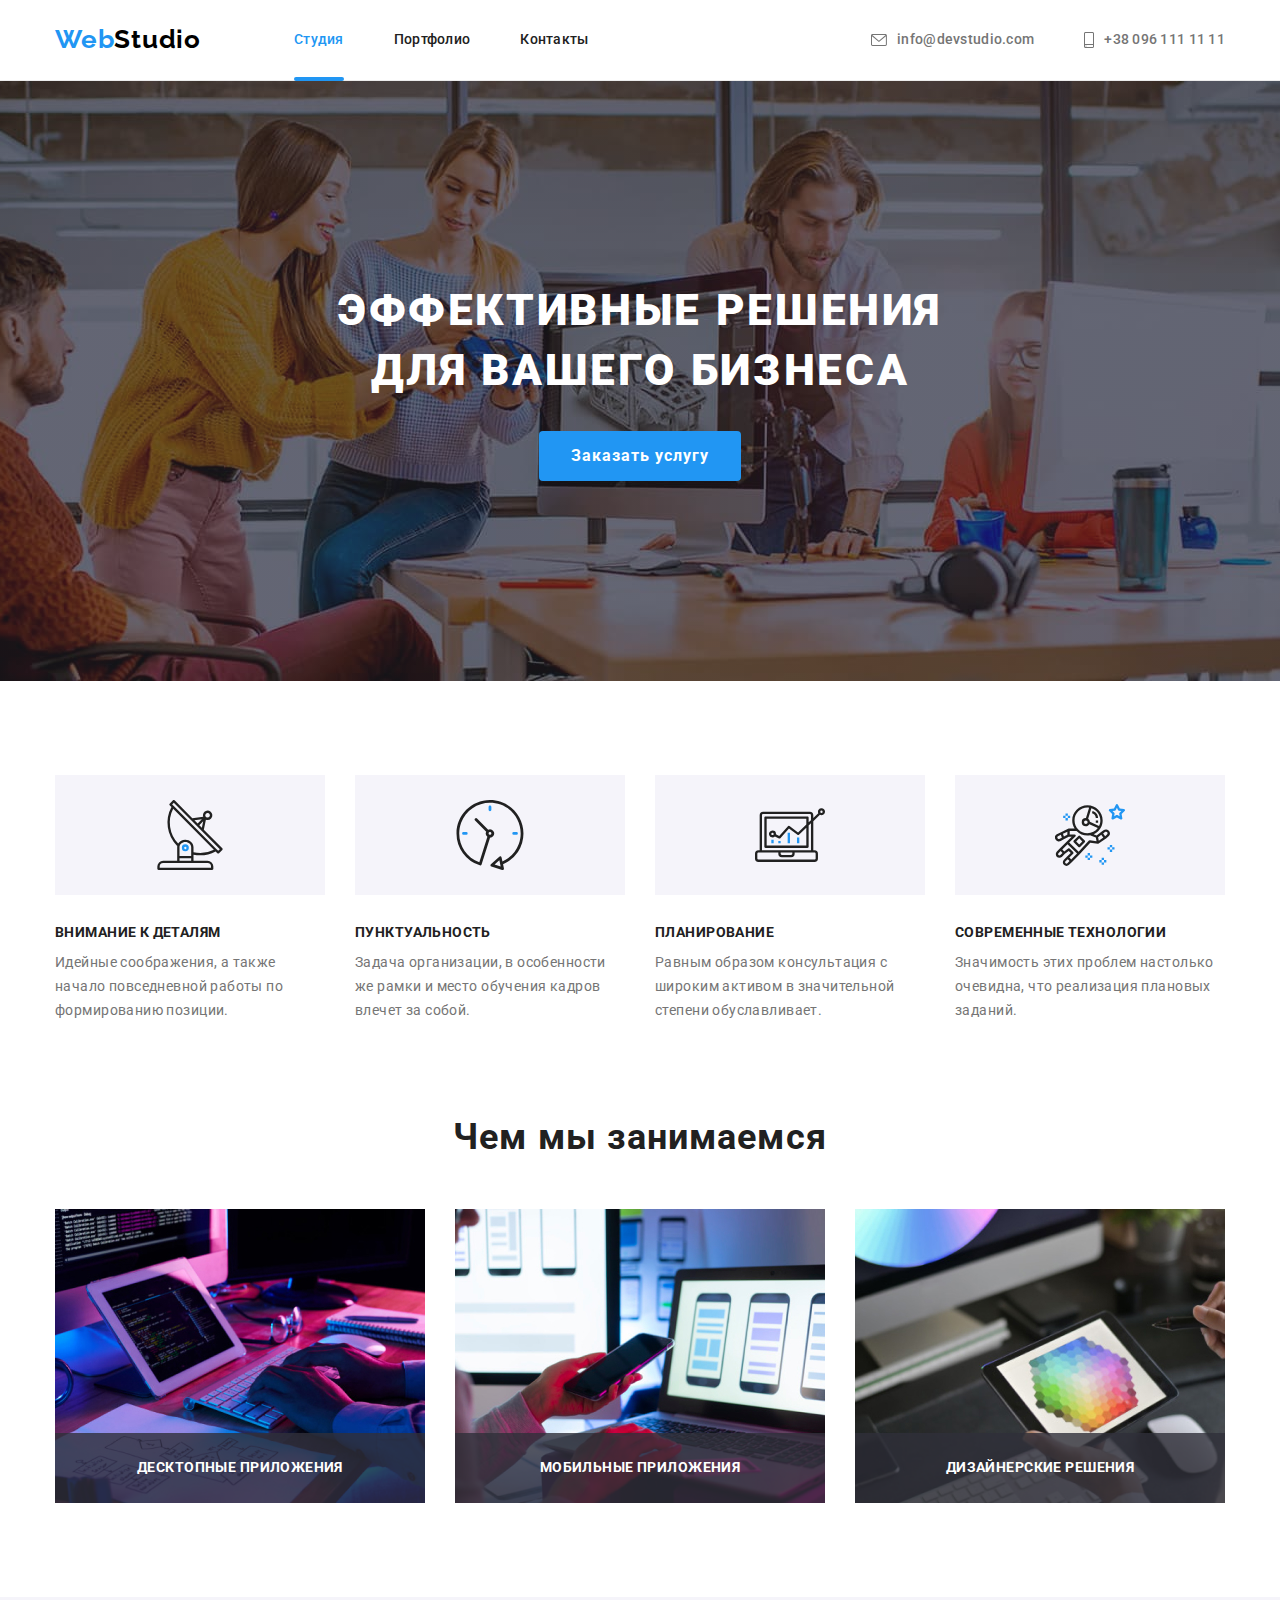
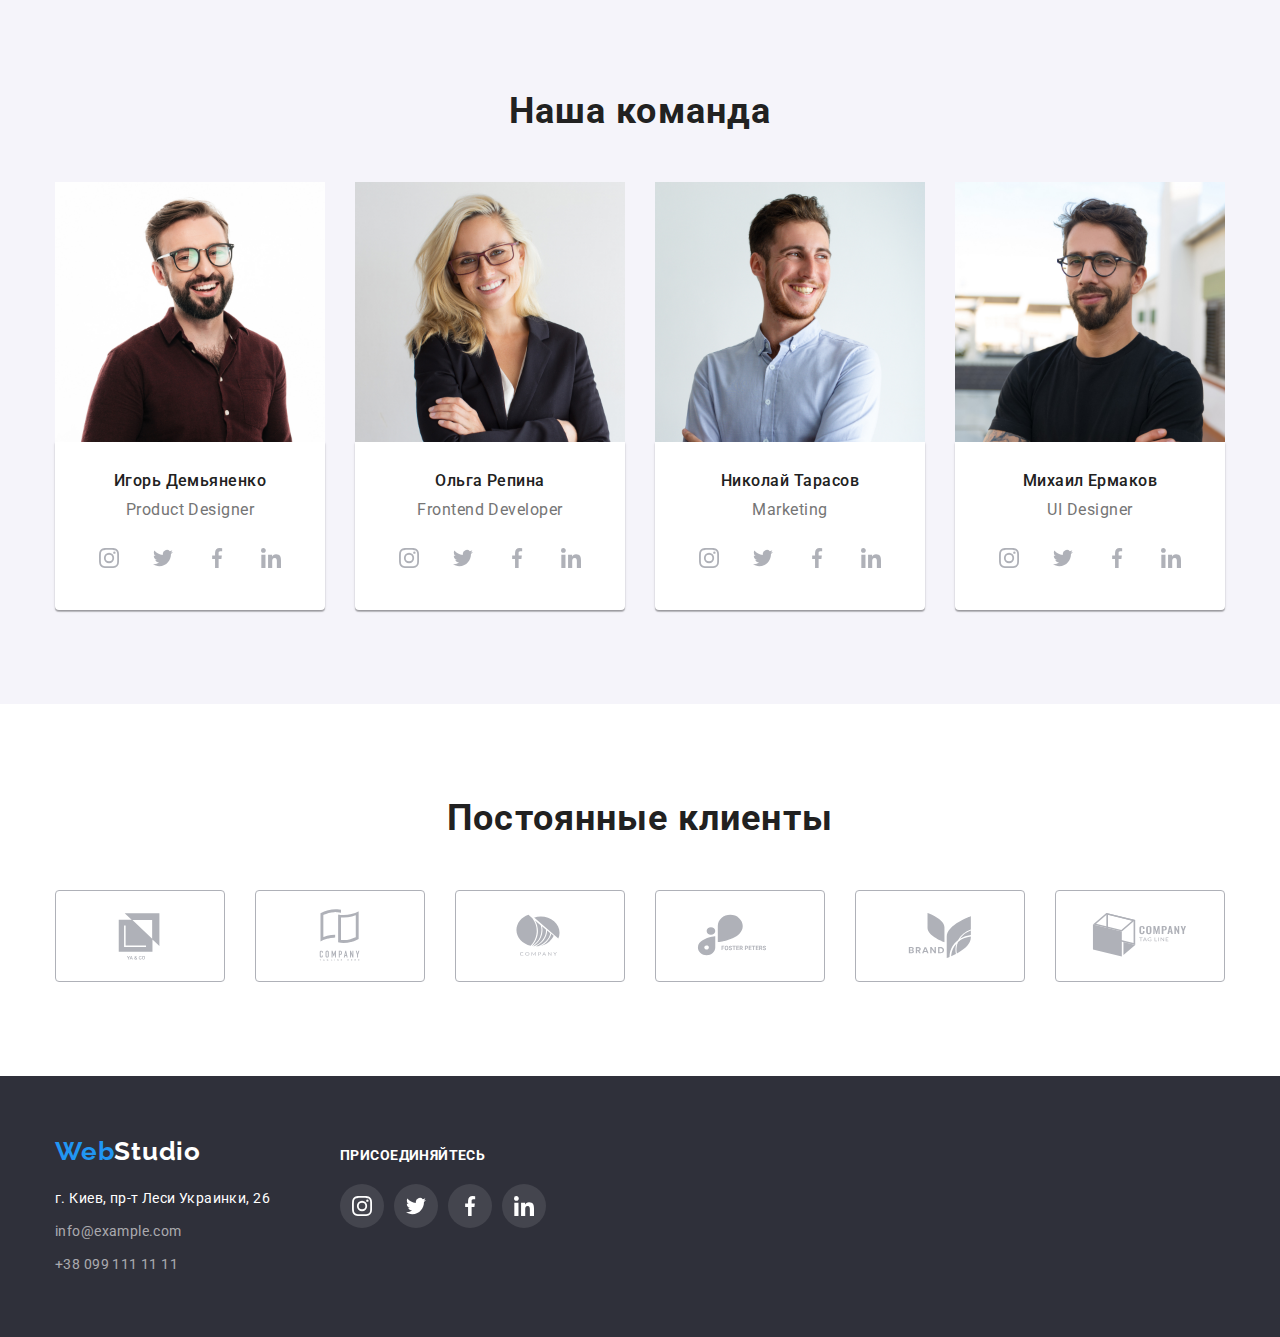
<file: index.html>
<!DOCTYPE html>
<html lang="ru">
<head>
    <meta charset="UTF-8">
    <meta http-equiv="X-UA-Compatible" content="IE=edge">
    <meta name="viewport" content="width=device-width, initial-scale=1.0">
    <title>WebStudio</title>
    <link rel="preconnect" href="https://fonts.googleapis.com">
    <link rel="preconnect" href="https://fonts.gstatic.com" crossorigin>
    <link href="https://fonts.googleapis.com/css2?family=Raleway:wght@700&family=Roboto:wght@400;500;700;900&display=swap"
        rel="stylesheet">
    <link rel="stylesheet" href="https://cdnjs.cloudflare.com/ajax/libs/modern-normalize/1.1.0/modern-normalize.min.css">
    <link rel="stylesheet" href="./css/styles.css">
</head>
<body>
    <header class="header">
        <div class="container header-container">
        <nav class="header-navigation">
            <a class="logo link" href="./index.html" lang="en">Web<span class="logo-studio-1">Studio</span></a>
            <ul class="menu list">
                <li class="menu-item">
                    <a class="menu-link link current" href="">Студия</a>
                </li>
                <li class="menu-item">
                    <a class="menu-link link" href="./portfolio.html">Портфолио</a>
                </li>
                <li class="menu-item">
                    <a class="menu-link link" href="">Контакты</a>
                </li>
            </ul>
        </nav>
            <ul class="contact list">
                <li class="contact-menu">
                    <a class="header-contact link" href="mailto:info@devstudio.com">
                        <svg class="icon-contact" width="16px" height="12px">
                            <use href="./images/sprite.svg#icon-envelope"></use>
                        </svg>
                        info@devstudio.com
                    </a>
                </li>
                <li class="contact-menu">
                    <a class="header-contact link" href="tel:0961111111">
                        <svg class="icon-contact" width="10px" height="16px">
                            <use href="./images/sprite.svg#icon-smartphone"></use>
                        </svg>
                        +38 096 111 11 11
                    </a>
                </li>
            </ul>
        </div>
    </header>
<main>
    <section class="hero overlay">
            <h1 class="hero-title">Эффективные решения для вашего бизнеса</h1>
            <button class="modal-btn" type="button" data-modal-open>Заказать услугу</button>
    </section>
    <section class="services">
        <div class="container">
            <ul class="list services-list">
                <li class="services-list-item">
                    <h3 class="service-title">Внимание к деталям</h3>
                    <p class="description">Идейные соображения, а также начало повседневной работы по формированию позиции.</p>
                </li>
                <li class="services-list-item">
                    <h3 class="service-title">Пунктуальность</h3>
                    <p class="description">Задача организации, в особенности же рамки и место обучения кадров влечет за собой.</p>
                </li>
                <li class="services-list-item">
                    <h3 class="service-title">Планирование</h3>
                    <p class="description">Равным образом консультация с широким активом в значительной степени обуславливает.</p>
                </li>
                <li class="services-list-item">
                    <h3 class="service-title">Современные технологии</h3>
                    <p class="description">Значимость этих проблем настолько очевидна, что реализация плановых заданий.</p>
                </li>
            </ul>
        </div>
    </section>
    <section class="about-gallery">
        <div class="container">
            <h2 class="section-title">Чем мы занимаемся</h2>
            <ul class="list about-gallery-list">
                <li class="about-gallery-item">
                    <div class="wrapper-gallery">
                        <img 
                            class="about-gallery-img" 
                            src="./images/about/about_img_1.jpg" 
                            alt="руки печатают на клавиатуре планшета"
                            width="370" 
                            height="294">
                        <p class="text-gallery">Десктопные приложения</p>
                    </div>
                </li>
                <li class="about-gallery-item">
                    <div class="wrapper-gallery">
                        <img 
                            class="about-gallery-img" 
                            src="./images/about/about_img_2.jpg" 
                            alt="рука держит телефон перед ноутбуком"
                            width="370" 
                            height="294">
                        <p class="text-gallery">Мобильные приложения</p>
                    </div>
                </li>
                <li class="about-gallery-item">
                    <div class="wrapper-gallery">
                        <img 
                            class="about-gallery-img" 
                            src="./images/about/about_img_3.jpg"
                            alt="рука держит телефон с изображением палитры цветов" 
                            width="370"
                            height="294">
                        <p class="text-gallery">Дизайнерские решения</p>
                    </div>
                </li>
            </ul>
        </div>
    </section>
    <section class="employees">
        <div class="container">
        <h2 class="section-title">Наша команда</h2>
        <ul class="list employees-list-menu">
            <li class="employees-list">
                <img 
                    src="./images/employees/igor_demyanenko.jpg" 
                    alt="молодой мужчина в очках с бородой" 
                    width="270" 
                    height="260">
                <div class="employees-container">
                    <h3 class="employees-list-name">Игорь Демьяненко</h3>
                    <p class="employees-list-position" lang="en">Product Designer</p>
                    <ul class="social-networks list">
                        <li class="social-networks-item">
                            <a href="" class="social-network link" aria-label="значок инстаграм">
                                <svg class="icon-network" width="20px" height="20px">
                                    <use href="./images/sprite.svg#icon-instagram-2"></use>
                                </svg>
                            </a>
                        </li>
                        <li class="social-networks-item">
                            <a href="" class="social-network link" aria-label="значок твиттер">
                                <svg class="icon-network" width="20px" height="20px">
                                    <use href="./images/sprite.svg#icon-twitter-1"></use>
                                </svg>
                            </a>
                        </li>
                        <li class="social-networks-item">
                            <a href="" class="social-network link" aria-label="значок фейсбук">
                                <svg class="icon-network" width="20px" height="20px">
                                    <use href="./images/sprite.svg#icon-facebook-1"></use>
                                </svg>
                            </a>
                        </li>
                        <li class="social-networks-item">
                            <a href="" class="social-network link" aria-label="значок линкедин">
                                <svg class="icon-network" width="20px" height="20px">
                                    <use href="./images/sprite.svg#icon-linkedin-1"></use>
                                </svg>
                            </a>
                        </li>
                    </ul>
                </div>
            </li>
            <li class="employees-list">
                <img 
                    src="./images/employees/olga_repina.jpg" 
                    alt="молодая светловолосая женщина в очках" 
                    width="270" 
                    height="260">
                <div class="employees-container">
                    <h3 class="employees-list-name">Ольга Репина</h3>
                    <p class="employees-list-position" lang="en">Frontend Developer</p>
                    <ul class="social-networks list">
                        <li class="social-networks-item">
                            <a href="" class="social-network link" aria-label="значок инстаграм">
                                <svg class="icon-network" width="20px" height="20px">
                                    <use href="./images/sprite.svg#icon-instagram-2"></use>
                                </svg>
                            </a>
                        </li>
                        <li class="social-networks-item">
                            <a href="" class="social-network link" aria-label="значок твиттер">
                                <svg class="icon-network" width="20px" height="20px">
                                    <use href="./images/sprite.svg#icon-twitter-1"></use>
                                </svg>
                            </a>
                        </li>
                        <li class="social-networks-item">
                            <a href="" class="social-network link" aria-label="значок фейсбук">
                                <svg class="icon-network" width="20px" height="20px">
                                    <use href="./images/sprite.svg#icon-facebook-1"></use>
                                </svg>
                            </a>
                        </li>
                        <li class="social-networks-item">
                            <a href="" class="social-network link" aria-label="значок линкедин">
                                <svg class="icon-network" width="20px" height="20px">
                                    <use href="./images/sprite.svg#icon-linkedin-1"></use>
                                </svg>
                            </a>
                        </li>
                    </ul>
                </div>
            </li>
            <li class="employees-list">
                <img 
                    src="./images/employees/nikolai_tarasov.jpg" 
                    alt="улыбающийся молодой мужчина" 
                    width="270" 
                    height="260">
                <div class="employees-container">
                    <h3 class="employees-list-name">Николай Тарасов</h3>
                    <p class="employees-list-position" lang="en">Marketing</p>
                    <ul class="social-networks list">
                        <li class="social-networks-item">
                            <a href="" class="social-network link" aria-label="значок инстаграм">
                                <svg class="icon-network" width="20px" height="20px">
                                    <use href="./images/sprite.svg#icon-instagram-2"></use>
                                </svg>
                            </a>
                        </li>
                        <li class="social-networks-item">
                            <a href="" class="social-network link" aria-label="значок твиттер">
                                <svg class="icon-network" width="20px" height="20px">
                                    <use href="./images/sprite.svg#icon-twitter-1"></use>
                                </svg>
                            </a>
                        </li>
                        <li class="social-networks-item">
                            <a href="" class="social-network link" aria-label="значок фейсбук">
                                <svg class="icon-network" width="20px" height="20px">
                                    <use href="./images/sprite.svg#icon-facebook-1"></use>
                                </svg>
                            </a>
                        </li>
                        <li class="social-networks-item">
                            <a href="" class="social-network link" aria-label="значок линкедин">
                                <svg class="icon-network" width="20px" height="20px">
                                    <use href="./images/sprite.svg#icon-linkedin-1"></use>
                                </svg>
                            </a>
                        </li>
                    </ul>
                </div>
            </li>
            <li class="employees-list">
                <img 
                    src="./images/employees/mikhail_ermakov.jpg" 
                    alt="молодой мужчина в очках с бородой" 
                    width="270" 
                    height="260">
                <div class="employees-container">
                    <h3 class="employees-list-name">Михаил Ермаков</h3>
                    <p class="employees-list-position" lang="en">UI Designer</p>
                    <ul class="social-networks list">
                        <li class="social-networks-item">
                            <a href="" class="social-network link" aria-label="значок инстаграм">
                                <svg class="icon-network" width="20px" height="20px">
                                    <use href="./images/sprite.svg#icon-instagram-2"></use>
                                </svg>
                            </a>
                        </li>
                        <li class="social-networks-item">
                            <a href="" class="social-network link" aria-label="значок твиттер">
                                <svg class="icon-network" width="20px" height="20px">
                                    <use href="./images/sprite.svg#icon-twitter-1"></use>
                                </svg>
                            </a>
                        </li>
                        <li class="social-networks-item">
                            <a href="" class="social-network link" aria-label="значок фейсбук">
                                <svg class="icon-network" width="20px" height="20px">
                                    <use href="./images/sprite.svg#icon-facebook-1"></use>
                                </svg>
                            </a>
                        </li>
                        <li class="social-networks-item">
                            <a href="" class="social-network link" aria-label="значок линкедин">
                                <svg class="icon-network" width="20px" height="20px">
                                    <use href="./images/sprite.svg#icon-linkedin-1"></use>
                                </svg>
                            </a>
                        </li>
                    </ul>
                </div>
            </li>
        </ul>
        </div>
    </section>
    <section class="customers">
        <div class="container">
            <h2 class="customers-title">Постоянные клиенты</h2>
            <ul class="customers-list list">
                <li class="customer-item">
                    <a href="" class="customer-link link">
                        <svg class="icon-customer" width="106px" height="60px">
                            <use href="./images/sprite.svg#icon-Logo-5"></use>
                        </svg>
                    </a>
                </li>
                <li class="customer-item">
                    <a href="" class="customer-link link">
                        <svg class="icon-customer" width="106px" height="60px">
                            <use href="./images/sprite.svg#icon-Logo-4"></use>
                        </svg>
                    </a>
                </li>
                <li class="customer-item">
                    <a href="" class="customer-link link">
                        <svg class="icon-customer" width="106px" height="60px">
                            <use href="./images/sprite.svg#icon-Logo-3"></use>
                        </svg>
                    </a>
                </li>
                <li class="customer-item">
                    <a href="" class="customer-link link">
                        <svg class="icon-customer" width="106px" height="60px">
                            <use href="./images/sprite.svg#icon-Logo-2"></use>
                        </svg>
                    </a>
                </li>
                <li class="customer-item">
                    <a href="" class="customer-link link">
                        <svg class="icon-customer" width="106px" height="60px">
                            <use href="./images/sprite.svg#icon-Logo-1"></use>
                        </svg>
                    </a>
                </li>
                <li class="customer-item">
                    <a href="" class="customer-link link">
                        <svg class="icon-customer" width="106px" height="60px">
                            <use href="./images/sprite.svg#icon-Logo"></use>
                        </svg>
                    </a>
                </li>
            </ul>
        </div>
    </section>
</main>
<footer class="contact-info">
    <div class="container">
        <div class="container-address">
            <a class="logo link" href="./index.html" lang="en">Web<span class="logo-studio-2">Studio</span></a>
            <address class="address">
                <ul class="contact-info-list list">
                    <li class="contact-info-item">
                        <a class="contact-info-address link" href="https://goo.gl/maps/hgt48NNVk1gNiVWn7" target="_blank"
                            rel="noopener noreferrer">г. Киев, пр-т Леси Украинки, 26</a>
                    </li>
                    <li class="contact-info-item">
                        <a class="contact-info-link link" href="mailto:info@example.com">info@example.com</a>
                    </li>
                    <li class="contact-info-item">
                        <a class="contact-info-link link" href="tel:0991111111">+38 099 111 11 11</a>
                    </li>
                </ul>
            </address>
        </div>
        <div class="container-network">
            <p class="text-network">присоединяйтесь</p>
            <ul class="footer-list-network list">
                <li class="footer-item-network">
                    <a href="" class="footer-link-network link">
                        <svg class="icon-network" width="20px" height="20px">
                            <use href="./images/sprite.svg#icon-instagram-2"></use>
                        </svg>
                    </a>
                </li>
                <li class="footer-item-network">
                    <a href="" class="footer-link-network link">
                        <svg class="icon-network" width="20px" height="20px">
                            <use href="./images/sprite.svg#icon-twitter-1"></use>
                        </svg>
                    </a>
                </li>
                <li class="footer-item-network">
                    <a href="" class="footer-link-network link">
                        <svg class="icon-network" width="20px" height="20px">
                            <use href="./images/sprite.svg#icon-facebook-1"></use>
                        </svg>
                    </a>
                </li>
                <li class="footer-item-network">
                    <a href="" class="footer-link-network link">
                        <svg class="icon-network" width="20px" height="20px">
                            <use href="./images/sprite.svg#icon-linkedin-1"></use>
                        </svg>
                    </a>
                </li>
            </ul>
        </div>
    </div>
</footer>
<div class="backdrop is-hidden" data-modal>
    <div class="modal">
        <button class="btn-close" type="button" data-modal-close>
            <svg class="icon-btn-close" width="18px" height="18px">
                <use href="./images/sprite.svg#btn-close"></use>
            </svg>
        </button>
    </div>
</div>
<script src="./js/modal.js"></script>
</body>
</html>
</file>
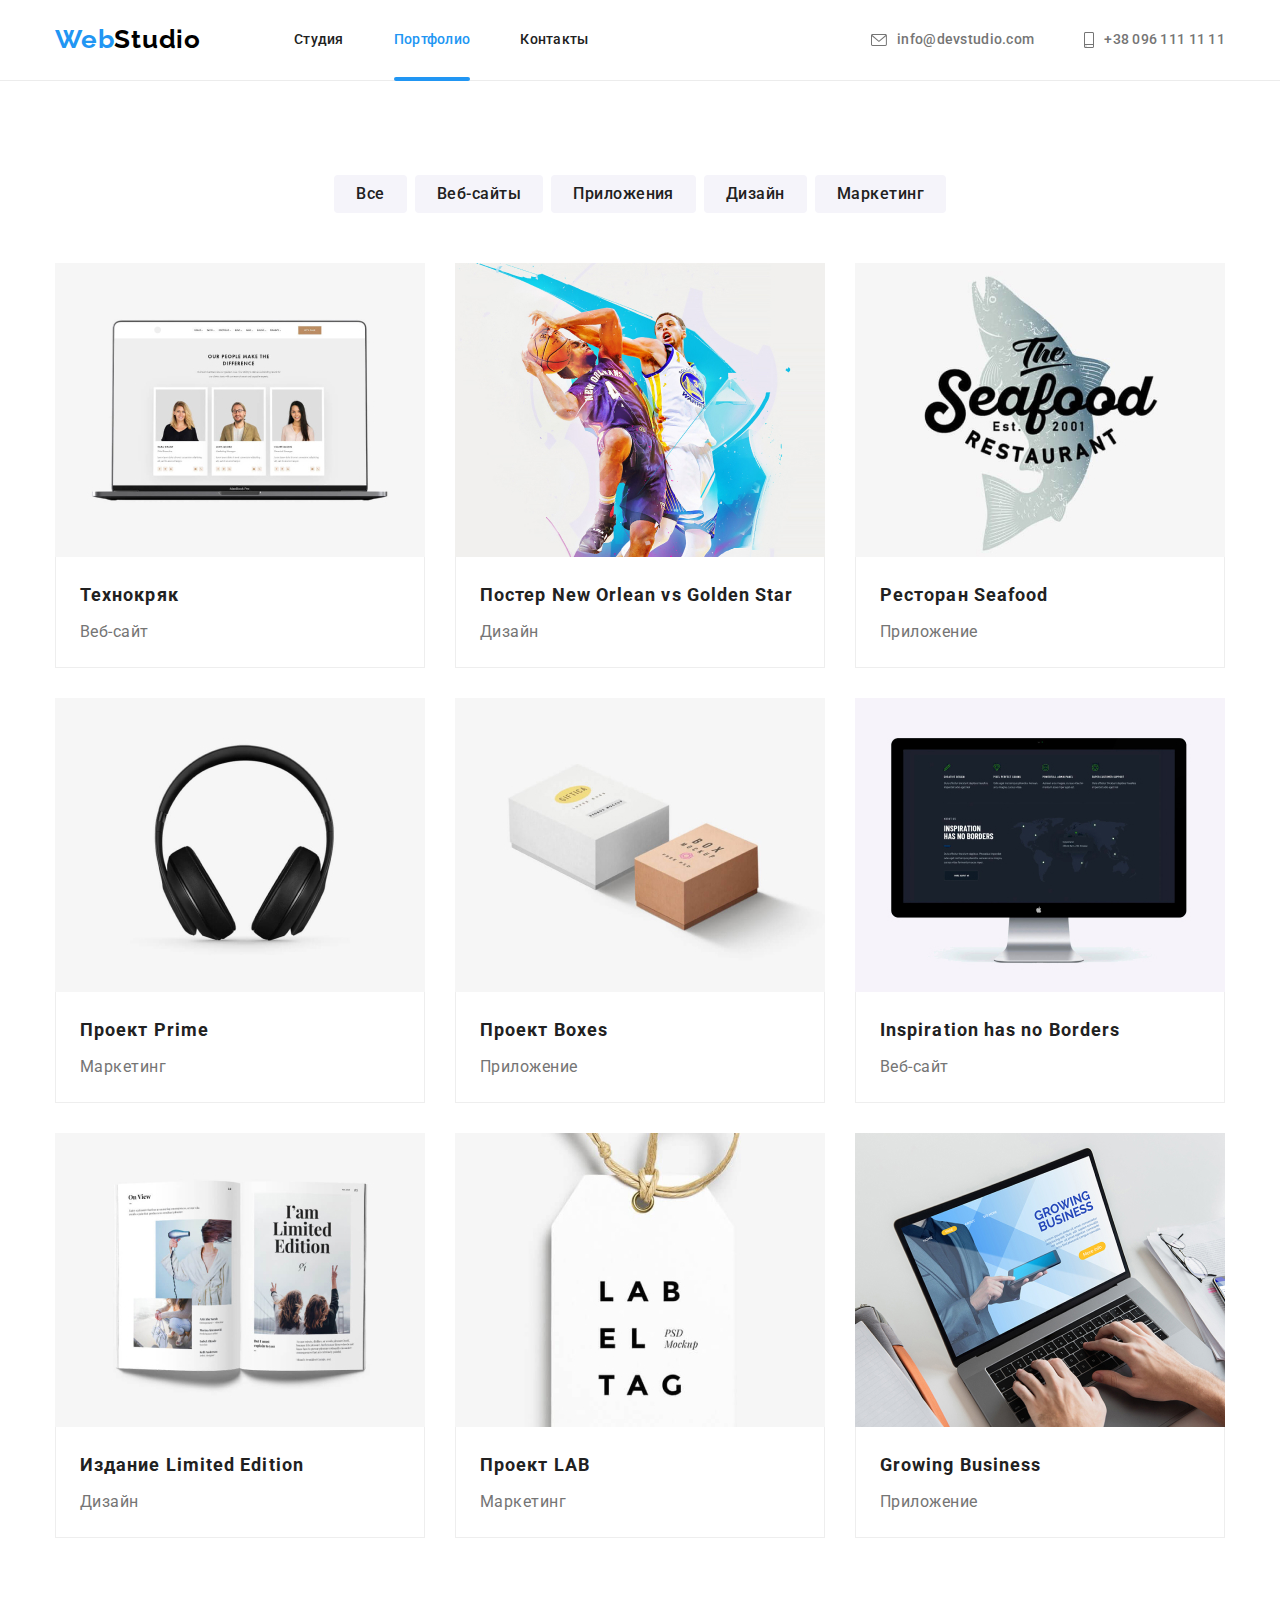
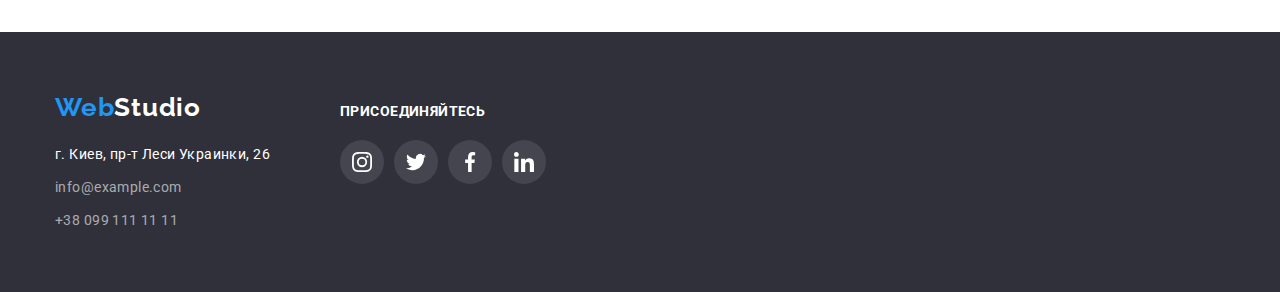
<file: portfolio.html>
<!DOCTYPE html>
<html lang="ru">
<head>
    <meta charset="UTF-8">
    <meta http-equiv="X-UA-Compatible" content="IE=edge">
    <meta name="viewport" content="width=device-width, initial-scale=1.0">
    <title>Портфолио</title>
    <link rel="preconnect" href="https://fonts.googleapis.com">
    <link rel="preconnect" href="https://fonts.gstatic.com" crossorigin>
    <link href="https://fonts.googleapis.com/css2?family=Raleway:wght@700&family=Roboto:wght@400;500;700;900&display=swap"
        rel="stylesheet">
    <link rel="stylesheet" href="https://cdnjs.cloudflare.com/ajax/libs/modern-normalize/1.1.0/modern-normalize.min.css">
    <link rel="stylesheet" href="./css/styles.css">
</head>
<body>
    <header class="header">
        <div class="container header-container">
        <nav class="header-navigation">
            <a class="logo link" href="./portfolio.html" lang="en">Web<span class="logo-studio-1">Studio</span></a>
            <ul class="menu list">
                <li class="menu-item">
                    <a class="menu-link link" href="./index.html">Студия</a>
                </li>
                <li class="menu-item">
                    <a class="menu-link link current" href="">Портфолио</a>
                </li>
                <li class="menu-item">
                    <a class="menu-link link" href="">Контакты</a>
                </li>
            </ul>
        </nav>
            <ul class="contact list">
                <li class="contact-menu">
                    <a class="header-contact link" href="mailto:info@devstudio.com">
                        <svg class="icon-contact" width="16px" height="12px">
                            <use href="./images/sprite.svg#icon-envelope"></use>
                        </svg>
                        info@devstudio.com
                    </a>
                </li>
                <li class="contact-menu">
                    <a class="header-contact link" href="tel:0961111111">
                        <svg class="icon-contact" width="10px" height="16px">
                            <use href="./images/sprite.svg#icon-smartphone"></use>
                        </svg>
                        +38 096 111 11 11</a>
                </li>
            </ul>
        </div>
    </header>
    <main>
        <section class="portfolio-menu">
            <div class="container">
                <ul class="portfolio-list list">
                    <li class="portfolio-list-btn">
                        <button class="portfolio-btn" type="button">Все</button>
                    </li>
                    <li class="portfolio-list-btn">
                        <button class="portfolio-btn" type="button">Веб-сайты</button>
                    </li>
                    <li class="portfolio-list-btn">
                        <button class="portfolio-btn" type="button">Приложения</button>
                    </li>
                    <li class="portfolio-list-btn">
                        <button class="portfolio-btn" type="button">Дизайн</button>
                    </li>
                    <li class="portfolio-list-btn">
                        <button class="portfolio-btn" type="button">Маркетинг</button>
                    </li>
                </ul>
                <ul class="list portfolio-services-list">
                    <li class="portfolio-services">
                        <a class="card link" href="">
                            <div class="wrapper-card">
                                <img src="./images/portfolio/portfolio-img-1.jpg" alt="ноутбук с фотографией людей в нем" width="370" height="294">
                                <p class="text-card">Ресурс предлагает комплексные предложения с разным уровнем функционала и сервисов. Все это позволит посетителю получить исчерпывающие сведения о компании или частном лице.</p>
                            </div>
                            <div class="portfolio-container">
                                <h2 class="portfolio-service-name">Технокряк</h2>
                                <p class="portfolio-service-position">Веб-сайт</p>
                            </div>
                        </a>
                    </li>
                    <li class="portfolio-services">
                        <a class="card link" href="">
                            <div class="wrapper-card">
                                <img src="./images/portfolio/portfolio-img-2.jpg" alt="два баскетболиста в прыжке" width="370" height="294">
                                <p class="text-card">Ресурс предлагает комплексные предложения с разным уровнем функционала и сервисов. Все это позволит
                                    посетителю получить исчерпывающие сведения о компании или частном лице.</p>
                            </div>
                            <div class="portfolio-container">
                                <h2 class="portfolio-service-name">Постер <span lang="en">New Orlean vs Golden Star</span></h2>
                                <p class="portfolio-service-position">Дизайн</p>
                            </div>
                        </a>
                    </li>
                    <li class="portfolio-services">
                        <a class="card link" href="">
                            <div class="wrapper-card">
                                <img src="./images/portfolio/portfolio-img-3.jpg" alt="название ресторана с изображением рыбы на заднем фоне"
                                    width="370" height="294">
                                <p class="text-card">Ресурс предлагает комплексные предложения с разным уровнем функционала и сервисов. Все это позволит посетителю получить исчерпывающие сведения о компании или частном лице.</p>
                            </div>
                            <div class="portfolio-container">
                                <h2 class="portfolio-service-name">Ресторан <span lang="en">Seafood</span></h2>
                                <p class="portfolio-service-position">Приложение</p>
                            </div>   
                        </a>
                    </li>
                    <li class="portfolio-services">
                        <a class="card link" href="">
                            <div class="wrapper-card">
                                <img src="./images/portfolio/portfolio-img-4.jpg" alt="черные беспроводные наушники на голову" width="370" height="294">
                                <p class="text-card">Ресурс предлагает комплексные предложения с разным уровнем функционала и сервисов. Все это позволит
                                    посетителю получить исчерпывающие сведения о компании или частном лице.</p>
                            </div>
                            <div class="portfolio-container">
                                <h2 class="portfolio-service-name">Проект <span lang="en">Prime</span></h2>
                                <p class="portfolio-service-position">Маркетинг</p>
                            </div>
                        </a>
                    </li>
                    <li class="portfolio-services">
                        <a class="card link" href="">
                            <div class="wrapper-card">
                                <img src="./images/portfolio/portfolio-img-5.jpg" alt="две небольшие коробочки белого и пудрового цветов" width="370"
                                    height="294">
                                <p class="text-card">Ресурс предлагает комплексные предложения с разным уровнем функционала и сервисов. Все это позволит
                                    посетителю получить исчерпывающие сведения о компании или частном лице.</p>
                            </div>
                            <div class="portfolio-container">
                                <h2 class="portfolio-service-name">Проект <span lang="en">Boxes</span></h2>
                                <p class="portfolio-service-position">Приложение</p>
                            </div>
                        </a>
                    </li>
                    <li class="portfolio-services">
                        <a class="card link" href="">
                            <div class="wrapper-card">
                                <img src="./images/portfolio/portfolio-img-6.jpg" alt="компьютерный монитор в черной оправе" width="370" height="294">
                                <p class="text-card">Ресурс предлагает комплексные предложения с разным уровнем функционала и сервисов. Все это позволит
                                    посетителю получить исчерпывающие сведения о компании или частном лице.</p>
                            </div>
                            <div class="portfolio-container">
                                <h2 class="portfolio-service-name" lang="en">Inspiration has no Borders</h2>
                                <p class="portfolio-service-position">Веб-сайт</p>
                            </div>
                        </a>
                    </li>
                    <li class="portfolio-services">
                        <a class="card link" href="">
                            <div class="wrapper-card">
                                <img src="./images/portfolio/portfolio-img-7.jpg" alt="развернутый журнал" width="370" height="294">
                                <p class="text-card">Ресурс предлагает комплексные предложения с разным уровнем функционала и сервисов. Все это позволит
                                    посетителю получить исчерпывающие сведения о компании или частном лице.</p>
                            </div>
                            <div class="portfolio-container">
                                <h2 class="portfolio-service-name">Издание <span lang="en">Limited Edition</span></h2>
                                <p class="portfolio-service-position">Дизайн</p>
                            </div>
                        </a>
                    </li>
                    <li class="portfolio-services">
                        <a class="card link" href="">
                            <div class="wrapper-card">
                                <img src="./images/portfolio/portfolio-img-8.jpg" alt="белая бирка из картона с подвесом" width="370" height="294">
                                <p class="text-card">Ресурс предлагает комплексные предложения с разным уровнем функционала и сервисов. Все это позволит
                                    посетителю получить исчерпывающие сведения о компании или частном лице.</p>
                            </div>
                            <div class="portfolio-container">
                                <h2 class="portfolio-service-name">Проект <span lang="en">LAB</span></h2>
                                <p class="portfolio-service-position">Маркетинг</p>
                            </div>
                        </a>
                    </li>
                    <li class="portfolio-services">
                        <a class="card link" href="">
                            <div class="wrapper-card">
                                <img src="./images/portfolio/portfolio-img-9.jpg" alt="руки печатают на клавиатуре ноутбука" width="370" height="294">
                                <p class="text-card">Ресурс предлагает комплексные предложения с разным уровнем функционала и сервисов. Все это позволит
                                    посетителю получить исчерпывающие сведения о компании или частном лице.</p>
                            </div>
                            <div class="portfolio-container">
                                <h2 class="portfolio-service-name" lang="en">Growing Business</h2>
                                <p class="portfolio-service-position">Приложение</p>
                            </div>
                        </a>
                    </li>
                </ul>
            </div>
        </section>
    </main>
    <footer class="contact-info">
        <div class="container">
            <div class="container-address">
                <a class="logo link" href="./index.html" lang="en">Web<span class="logo-studio-2">Studio</span></a>
                <address class="address">
                    <ul class="contact-info-list list">
                        <li class="contact-info-item">
                            <a class="contact-info-address link" href="https://goo.gl/maps/hgt48NNVk1gNiVWn7"
                                target="_blank" rel="noopener noreferrer">г. Киев, пр-т Леси Украинки, 26</a>
                        </li>
                        <li class="contact-info-item">
                            <a class="contact-info-link link" href="mailto:info@example.com">info@example.com</a>
                        </li>
                        <li class="contact-info-item">
                            <a class="contact-info-link link" href="tel:0991111111">+38 099 111 11 11</a>
                        </li>
                    </ul>
                </address>
            </div>
            <div class="container-network">
                <p class="text-network">присоединяйтесь</p>
                <ul class="footer-list-network list">
                    <li class="footer-item-network">
                        <a href="" class="footer-link-network link">
                            <svg class="icon-network" width="20px" height="20px">
                                <use href="./images/sprite.svg#icon-instagram-2"></use>
                            </svg>
                        </a>
                    </li>
                    <li class="footer-item-network">
                        <a href="" class="footer-link-network link">
                            <svg class="icon-network" width="20px" height="20px">
                                <use href="./images/sprite.svg#icon-twitter-1"></use>
                            </svg>
                        </a>
                    </li>
                    <li class="footer-item-network">
                        <a href="" class="footer-link-network link">
                            <svg class="icon-network" width="20px" height="20px">
                                <use href="./images/sprite.svg#icon-facebook-1"></use>
                            </svg>
                        </a>
                    </li>
                    <li class="footer-item-network">
                        <a href="" class="footer-link-network link">
                            <svg class="icon-network" width="20px" height="20px">
                                <use href="./images/sprite.svg#icon-linkedin-1"></use>
                            </svg>
                        </a>
                    </li>
                </ul>
            </div>
        </div>
    </footer>
</body>
</html>
</file>
<file: css/styles.css>
:root {
    --main-font: 'Roboto', sans-serif;
    --secondary-font: 'Raleway', sans-serif;
    --accent-color: #2196F3;
}
.list {
    list-style: none;
    padding: 0;
    margin: 0;
}
.link {
    text-decoration: none;
}
p,
h1,
h2,
h3,
h4,
h5,
h6,
ul {
    padding: 0;
    margin: 0;
}
body {
    font-family: var(--main-font);
}
img {
    display: block;
    max-width: 100%;
    height: auto;
}

.container {
    width: 1200px;
    padding-left: 15px;
    padding-right: 15px;
    margin-left: auto;
    margin-right: auto;
}

/* HEADER */

.header {
    border-bottom: 1px solid #ECECEC;
}

.header-container {
    display: flex;
    align-items: center;
}
.header-navigation {
    display: flex;
    align-items: center;
}
.header .logo {
    margin-right: 93px;
    padding-top: 24px;
    padding-bottom: 25px;
}
.logo {
    font-family: var(--secondary-font);
    font-weight: 700;
    font-size: 26px;
    line-height: 1.19;
    letter-spacing: 0.03em;
    color: var(--accent-color);
}
.logo-studio-1 {
    color: #000000;
}

.menu {
    display: flex;
}
.menu-item {
    margin-right: 50px;
}
.menu-item:last-child {
    margin-right: 0;
}
.menu-link {
    display: block;
    padding-top: 32px;
    padding-bottom: 32px;
    color: #212121;
    font-weight: 500;
    font-size: 14px;
    line-height: 1.14;
    letter-spacing: 0.02em;
    transition-property: color;
    transition-duration: 250ms;
    transition-timing-function: cubic-bezier(0.4, 0, 0.2, 1);  
}
.menu-link:hover,
.menu-link:focus {
    color: var(--accent-color);
}
.menu .link.current {
    color: var(--accent-color);
}
.menu-link.current {
    position: relative;
}
.current::after {
    content: "";
    display: block;
    width: 100%;
    height: 4px;
    background-color: var(--accent-color);
    border-radius: 2px;
    position: absolute;
    bottom: -1px;
    left: 0;
}
.contact {
    display: flex;
    margin-left: auto;
}
.contact-menu + .contact-menu{
    margin-left: 50px;
}
.header-contact {
    display: flex;
    align-items: center;
    padding-top: 32px;
    padding-bottom: 32px;
    font-weight: 500;
    font-size: 14px;
    line-height: 1.14;
    letter-spacing: 0.02em;
    color: #757575;
    transition-property: color;
    transition-duration: 250ms;
    transition-timing-function: cubic-bezier(0.4, 0, 0.2, 1);
}
.icon-contact {
    margin-right: 10px;
    fill: currentColor;
}
.header-contact:hover,
.header-contact:focus {
    color: var(--accent-color);
}

/* HERO */

.hero {
    padding-top: 200px;
    padding-bottom: 200px;
    text-align: center;
    background-color: #2F303A;
}
.overlay {
    max-width: 1600px;
    height: 600px;
    margin-right: auto;
    margin-left: auto;
    background-image: linear-gradient( to right, rgba(47, 48, 58, 0.4), rgba(47, 48, 58, 0.4) ), 
        url(../images/overlay-hero.jpg);
    background-repeat: no-repeat;
    background-position: center;
    background-size: cover;
}
.hero-title {
    margin-top: 0;
    margin-right: auto;
    margin-bottom: 30px;
    margin-left: auto;
    width: 696px;
    text-transform: uppercase;

    color: #FFFFFF;
    font-weight: 900;
    font-size: 44px;
    line-height: 1.36;
    letter-spacing: 0.06em;
}

.modal-btn {
    font-family: inherit;
    font-weight: 700;
    font-size: 16px;
    line-height: 1.87;
    align-items: center;
    letter-spacing: 0.06em;
    background-color: var(--accent-color);
    color: #FFFFFF;
    cursor: pointer;
    border-radius: 4px;
    padding: 10px 32px;
    border: none;
    min-width: 200px;
    min-height: 50px;
    transition-property: background-color;
    transition-duration: 250ms;
    transition-timing-function: cubic-bezier(0.4, 0, 0.2, 1);
}
.modal-btn:hover,
.modal-btn:focus {
    background-color: #188CE8;
}

/* SERVICES*/

.services {
    margin-top: 0;
    padding-top: 94px;
}

.services-list {
    display: flex;
}
.services-list-item {
    width: 270px;
    margin-right: 30px;
}
.services-list-item:last-child {
    margin-right: 0;
}
.services-list-item::before {
    display: block;
    content: "";
    height: 120px;
    background-size: contain;
    background-repeat: no-repeat;
    background-position: center;
    background-color: #F5F4FA;
    background-size: 70px;
}
.services-list-item:nth-child(1)::before {
    background-image: url(../images/peculiarities/antenna_1.svg);
}
.services-list-item:nth-child(2)::before {
    background-image: url(../images/peculiarities/clock_1.svg);
}
.services-list-item:nth-child(3)::before {
    background-image: url(../images/peculiarities/diagram_1.svg);
}
.services-list-item:nth-child(4)::before {
    background-image: url(../images/peculiarities/astronaut_1.svg);
}
.service-title {
    margin-top: 30px;
    margin-bottom: 10px;
    font-weight: 700;
    font-size: 14px;
    line-height: 1.14;
    letter-spacing: 0.03em;
    text-transform: uppercase;
    color: #212121;
}
.description {
    margin-top: 0;
    font-weight: 400;
    font-size: 14px;
    line-height: 1.71;
    letter-spacing: 0.03em;
    color: #757575;
}
/* ABOUT-GALLERY */

.about-gallery {
    margin-top: 0;
    padding-top: 94px;
    padding-bottom: 94px;
}
.about-gallery-list {
    display: flex;
}
.about-gallery-item {
    margin-right: 30px;

}
.about-gallery-item:last-child {
    margin-right: 0;
}
.wrapper-gallery {
    position: relative;
}
.text-gallery {
    position: absolute;
    font-weight: 700;
    font-size: 14px;
    line-height: 1.14;
    text-align: center;
    letter-spacing: 0.03em;
    text-transform: uppercase;
    color: #FFFFFF;
    display: flex;
    align-items: center;
    justify-content: center;
    bottom: 0;
    left: 0;
    width: 100%;
    height: 70px;
    background-color: rgba(47, 48, 58, 0.8);
}
.section-title {
    margin-top: 0;
    margin-bottom: 50px;
    font-weight: 700;
    font-size: 36px;
    line-height: 1.16;
    text-align: center;
    letter-spacing: 0.03em;
    color: #212121;
}

/* EMPLOYEES */

.employees {
    padding-top: 94px;
    padding-bottom: 94px;
    background-color: #F5F4FA;
}

.employees-list-menu {
    display: flex;
}
.employees-list {
    margin-right: 30px;
}
.employees-list:last-child {
    margin-right: 0;
}
.employees-container {
    padding-top: 30px;
    padding-bottom: 30px;
    background-color: #FFFFFF;
    box-shadow: 0px 1px 3px rgba(0, 0, 0, 0.12), 0px 1px 1px rgba(0, 0, 0, 0.14), 0px 2px 1px rgba(0, 0, 0, 0.2);
    border-radius: 0px 0px 4px 4px;
}
.employees-list-name {
    margin-top: 0;
    margin-bottom: 10px;
    font-weight: 500;
    font-size: 16px;
    line-height: 1.18;
    text-align: center;
    letter-spacing: 0.03em;
    color: #212121;
}
.employees-list-position {
    margin-top: 0;
    margin-bottom: 16px;
    font-weight: 400;
    font-size: 16px;
    line-height: 1.18;
    text-align: center;
    letter-spacing: 0.03em;
    color: #757575;
}
.social-networks {
    display: flex;
    justify-content: center;
}
.social-networks-item {
    width: 44px;
    height: 44px;
    margin-right: 10px;
}
.social-networks-item:last-child {
    margin-right: 0;
}
.social-network {
    width: 100%;
    height: 100%;
    display: flex;
    align-items: center;
    justify-content: center;
    border-radius: 50%;
    fill: #AFB1B8;
    transition-property: background-color, fill;
    transition-duration: 250ms;
    transition-timing-function: cubic-bezier(0.4, 0, 0.2, 1);
}
.social-network:hover,
.social-network:focus {
    background-color: var(--accent-color);
    fill: #FFFFFF;
}

/* CUSTOMERS */
.customers {
    padding-top: 94px;
    padding-bottom: 94px;
}
.customers-title {
    margin-bottom: 50px;
    font-weight: 700;
    font-size: 36px;
    line-height: 1.16;
    text-align: center;
    letter-spacing: 0.03em;
    color: #212121;
}
.customers-list {
    display: flex;
}
.customer-item {
    margin-right: 30px;
}
.customer-item:last-child {
    margin-right: 0;
}
.customer-link {
    display: flex;
    align-items: center;
    justify-content: center;
    width: 170px;
    height: 92px;
    border: 1px solid;
    color: #AFB1B8;
    border-radius: 4px;
    transition-property: color;
    transition-duration: 250ms;
    transition-timing-function: cubic-bezier(0.4, 0, 0.2, 1);
}
.icon-customer {
    fill: currentColor;
}
.customer-link:hover,
.customer-link:focus {
    color: var(--accent-color);
}

/* FOOTER */

.container-address {
    margin-right: 70px;
}

.contact-info {
    padding-top: 60px;
    padding-bottom: 60px;
    background-color: #2F303A;
}
.logo-studio-2 {
    color: #FFFFFF;
}

.address {
    margin-top: 20px;
}
.contact-info-address {
    font-style: normal;
    font-weight: 400;
    font-size: 14px;
    line-height: 1.71;
    letter-spacing: 0.03em;
    color: #FFFFFF;
}
.contact-info-item:not(:last-child) {
    margin-bottom: 9px;
}
.contact-info-link {
    font-style: normal;
    font-weight: 400;
    font-size: 14px;
    line-height: 1.71;
    letter-spacing: 0.03em;
    color: rgba(255, 255, 255, 0.6);
}
.contact-info .container {
    display: flex;
    align-items: baseline;
}
.text-network {
    font-weight: 700;
    font-size: 14px;
    line-height: 1.14;
    letter-spacing: 0.03em;
    text-transform: uppercase;
    color: #FFFFFF;
    margin-bottom: 20px;
}
.footer-list-network {
    display: flex;
    justify-content: center;
}
.footer-item-network {
    width: 44px;
    height: 44px;
    display: flex;
    align-items: center;
    justify-content: center;
    margin-right: 10px;
}
.footer-item-network:last-child {
    margin-right: 0;
}
.footer-link-network {
    width: 100%;
    height: 100%;
    display: flex;
    align-items: center;
    justify-content: center;
    border-radius: 50%;
    fill: #FFFFFF;
    background-color: rgba(255, 255, 255, 0.1);
    transition-property: background-color;
    transition-duration: 250ms;
    transition-timing-function: cubic-bezier(0.4, 0, 0.2, 1);
}
.footer-link-network:hover,
.footer-link-network:focus {
    background-color: var(--accent-color);
}

/* PORTFOLIO */

.portfolio-menu {
    padding-top: 94px;
    padding-bottom: 94px;
}

.portfolio-list {
    margin-bottom: 50px;
    display: flex;
    justify-content: center;
}
.portfolio-list-btn {
    margin-right: 8px;
}
.portfolio-list-btn:last-child {
    margin-right: 0;
}

.portfolio-btn {
    display: inline-block;
    font-family: inherit;
    font-weight: 500;
    font-size: 16px;
    line-height: 1.62;
    text-align: center;
    letter-spacing: 0.03em;
    color: #212121;
    background-color: #F5F4FA;
    cursor: pointer;
    border-radius: 4px;
    padding: 6px 22px;
    border: none;
    min-width: 73px;
    min-height: 38px;
    transition-property: color, background-color, box-shadow;
    transition-duration: 250ms;
    transition-timing-function: cubic-bezier(0.4, 0, 0.2, 1);
}
.portfolio-btn:hover,
.portfolio-btn:focus {
    color: #FFFFFF;
    background-color: #2196F3;
    box-shadow: 0px 3px 1px rgba(0, 0, 0, 0.1), 0px 1px 2px rgba(0, 0, 0, 0.08), 0px 2px 2px rgba(0, 0, 0, 0.12);
}

.portfolio-services-list {
    display: flex;
    flex-wrap: wrap;
}

.portfolio-services {
    width: 370px;
    margin-right: 30px;
    margin-bottom: 30px;
}
.card {
    transition-property: box-shadow;
    transition-duration: 250ms;
    transition-timing-function: cubic-bezier(0.4, 0, 0.2, 1);
}
.card:hover,
.card:focus {
    display: block;
    box-shadow: 0px 1px 1px rgba(0, 0, 0, 0.12), 0px 4px 4px rgba(0, 0, 0, 0.06), 1px 4px 6px rgba(0, 0, 0, 0.16);
}
.wrapper-card {
    position: relative;
    overflow: hidden;
}
.text-card {
    position: absolute;
    font-weight: 400;
    font-size: 18px;
    line-height: 1.55;
    letter-spacing: 0.03em;
    color: #FFFFFF;
    display: flex;
    align-items: center;
    justify-content: center;
    width: 100%;
    height: 100%;
    padding: 63px 24px;
    background-color: rgba(33, 150, 243, 0.9);
    opacity: 0;
    transition-property: opacity, transform;
    transition-duration: 250ms;
    transition-timing-function: cubic-bezier(0.4, 0, 0.2, 1);
}
.card:hover .text-card,
.card:focus .text-card {
    opacity: 1;
    transform: translateY(-100%);
}
.portfolio-services:nth-child(3n) {
    margin-right: 0;
}
.portfolio-services:nth-last-child(-n + 3) {
    margin-bottom: 0;
}
.portfolio-container {
    padding: 20px 24px;
    border-right: 1px solid #EEEEEE;
    border-bottom: 1px solid #EEEEEE;
    border-left: 1px solid #EEEEEE;
}
.portfolio-service-name {
    margin-top: 0;
    margin-bottom: 4px;
    font-weight: 700;
    font-size: 18px;
    line-height: 2;
    letter-spacing: 0.06em;
    color: #212121;
}
.portfolio-service-position {
    margin-top: 0;
    margin-bottom: 0;
    font-weight: 400;
    font-size: 16px;
    line-height: 1.87;
    letter-spacing: 0.03em;
    color: #757575;
}
.backdrop {
    position: fixed;
    top: 0;
    left: 0;
    width: 100%;
    height: 100%;
    background-color: rgba(0, 0, 0, 0.2);
    opacity: 1;
    transition-property: opacity, visibility;
    transition-duration: 250ms;
    transition-timing-function: cubic-bezier(0.4, 0, 0.2, 1);
}
.backdrop.is-hidden {
    opacity: 0;
    pointer-events: none;
    visibility: hidden;
}
.backdrop.is-hidden .modal {
    transform: translate(-50%, -50%) scale(0.9);
}
.modal {
    position: absolute;
    top: 50%;
    left: 50%;
    min-width: 528px;
    min-height: 581px;
    background-color: #fff;
    transform: translate(-50%, -50%) scale(1);
    transition: transform 250ms cubic-bezier(0.4, 0, 0.2, 1);
}
.btn-close {
    position: absolute;
    top: 8px;
    right: 8px;
    display: flex;
    justify-content: center;
    align-items: center;
    width: 30px;
    height: 30px;
    border: 1px solid rgba(0, 0, 0, 0.1);
    border-radius: 50%;
    background-color: #fff;
    cursor: pointer;
}
</file>
